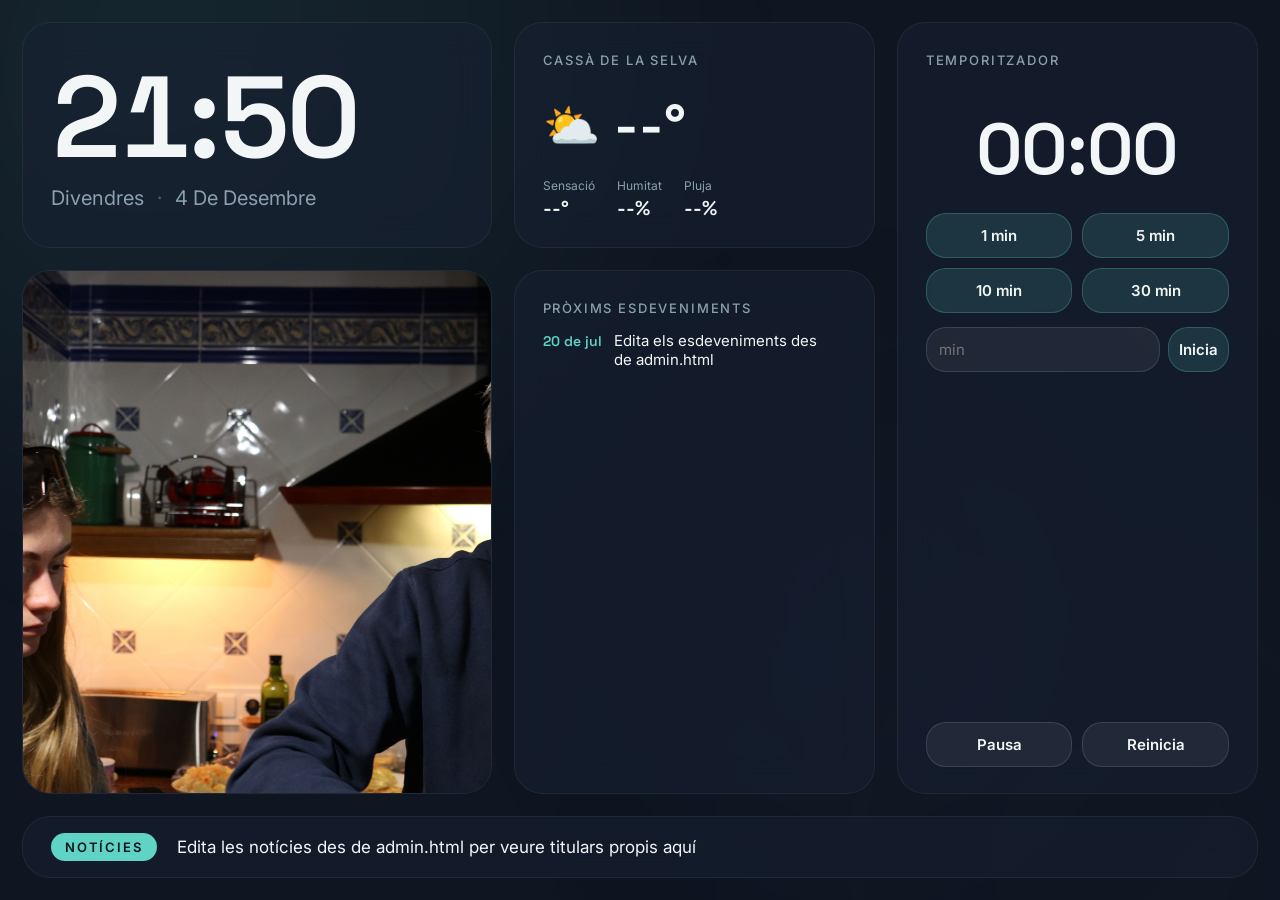
<file: index.html>
<!DOCTYPE html>
<html lang="ca">
<head>
<meta charset="UTF-8">
<meta name="viewport" content="width=device-width, initial-scale=1.0, user-scalable=no, viewport-fit=cover">
<title>Bathroom Smart Dashboard</title>

<link rel="preconnect" href="https://fonts.googleapis.com">
<link rel="preconnect" href="https://fonts.gstatic.com" crossorigin>
<link href="https://fonts.googleapis.com/css2?family=Space+Grotesk:wght@400;500;600;700&family=Inter:wght@400;500;600&display=swap" rel="stylesheet">

<link rel="stylesheet" href="css/style.css">
</head>
<body>

  <!-- Fons dinàmic: capes d'"ones" ambientals que canvien segons l'hora / el temps -->
  <div id="ambient-bg" aria-hidden="true">
    <div class="ripple ripple-a"></div>
    <div class="ripple ripple-b"></div>
    <div class="ripple ripple-c"></div>
    <div class="grain"></div>
  </div>

  <main id="dashboard">

    <!-- ============ CAPÇALERA: Rellotge ============ -->
    <section id="widget-clock" class="widget widget-clock" data-widget="clock">
      <div class="clock-time" id="clock-time">--:--</div>
      <div class="clock-meta">
        <span id="clock-weekday">—</span>
        <span class="dot">·</span>
        <span id="clock-date">—</span>
      </div>
    </section>

    <!-- ============ TEMPS EXTERIOR ============ -->
    <section id="widget-weather" class="widget widget-weather" data-widget="weather">
      <header class="widget-header">
        <span class="widget-eyebrow" id="weather-place">Exterior</span>
      </header>
      <div class="weather-main">
        <div class="weather-icon" id="weather-icon">⛅</div>
        <div class="weather-temp" id="weather-temp">--°</div>
      </div>
      <div class="weather-details">
        <div class="weather-stat">
          <span class="stat-label">Sensació</span>
          <span class="stat-value" id="weather-feels">--°</span>
        </div>
        <div class="weather-stat">
          <span class="stat-label">Humitat</span>
          <span class="stat-value" id="weather-humidity">--%</span>
        </div>
        <div class="weather-stat">
          <span class="stat-label">Pluja</span>
          <span class="stat-value" id="weather-rain">--%</span>
        </div>
      </div>
    </section>

    <!-- ============ TEMPORITZADOR · columna dreta (l'únic widget interactiu) ============ -->
    <section id="widget-timer" class="widget widget-timer" data-widget="timer">
      <header class="widget-header">
        <span class="widget-eyebrow">Temporitzador</span>
      </header>

      <div class="timer-display" id="timer-display">00:00</div>

      <div class="timer-presets">
        <button class="timer-btn" data-minutes="1">1 min</button>
        <button class="timer-btn" data-minutes="5">5 min</button>
        <button class="timer-btn" data-minutes="10">10 min</button>
        <button class="timer-btn" data-minutes="30">30 min</button>
      </div>

      <div class="timer-custom">
        <input type="number" id="timer-custom-input" min="1" max="180" placeholder="min">
        <button class="timer-btn timer-btn-custom" id="timer-custom-start">Inicia</button>
      </div>

      <div class="timer-controls">
        <button class="timer-btn timer-btn-secondary" id="timer-pause">Pausa</button>
        <button class="timer-btn timer-btn-secondary" id="timer-reset">Reinicia</button>
      </div>

      <audio id="timer-alarm-audio" src="assets/ringtonebath.mp3" preload="auto"></audio>
    </section>

    <!-- ============ CALENDARI ============ -->
    <section id="widget-calendar" class="widget widget-calendar" data-widget="calendar">
      <header class="widget-header">
        <span class="widget-eyebrow">Pròxims esdeveniments</span>
      </header>
      <ul class="calendar-list" id="calendar-list">
        <!-- generat per calendar.js -->
      </ul>
    </section>

    <!-- ============ FOTOGRAFIES · principal ============ -->
    <section id="widget-photos" class="widget widget-photos" data-widget="photos">
      <div class="photo-frame">
        <div id="photo-current" class="photo-layer photo-visible"></div>
        <div id="photo-next" class="photo-layer"></div>
      </div>
    </section>

    <!-- ============ NOTÍCIES (tira inferior) ============ -->
    <section id="widget-news" class="widget widget-news" data-widget="news">
      <span class="news-eyebrow">Notícies</span>
      <div class="news-track">
        <span id="news-headline">Carregant titulars…</span>
      </div>
    </section>

  </main>

  <!-- Ordre de càrrega: config i repo primer, app.js al final ho orquestra tot -->
  <script src="js/config.js"></script>
  <script src="js/repo.js"></script>
  <script src="js/clock.js"></script>
  <script src="js/weather.js"></script>
  <script src="js/calendar.js"></script>
  <script src="js/photos.js"></script>
  <script src="js/news.js"></script>
  <script src="js/timer.js"></script>
  <script src="js/app.js"></script>
</body>
</html>
</file>
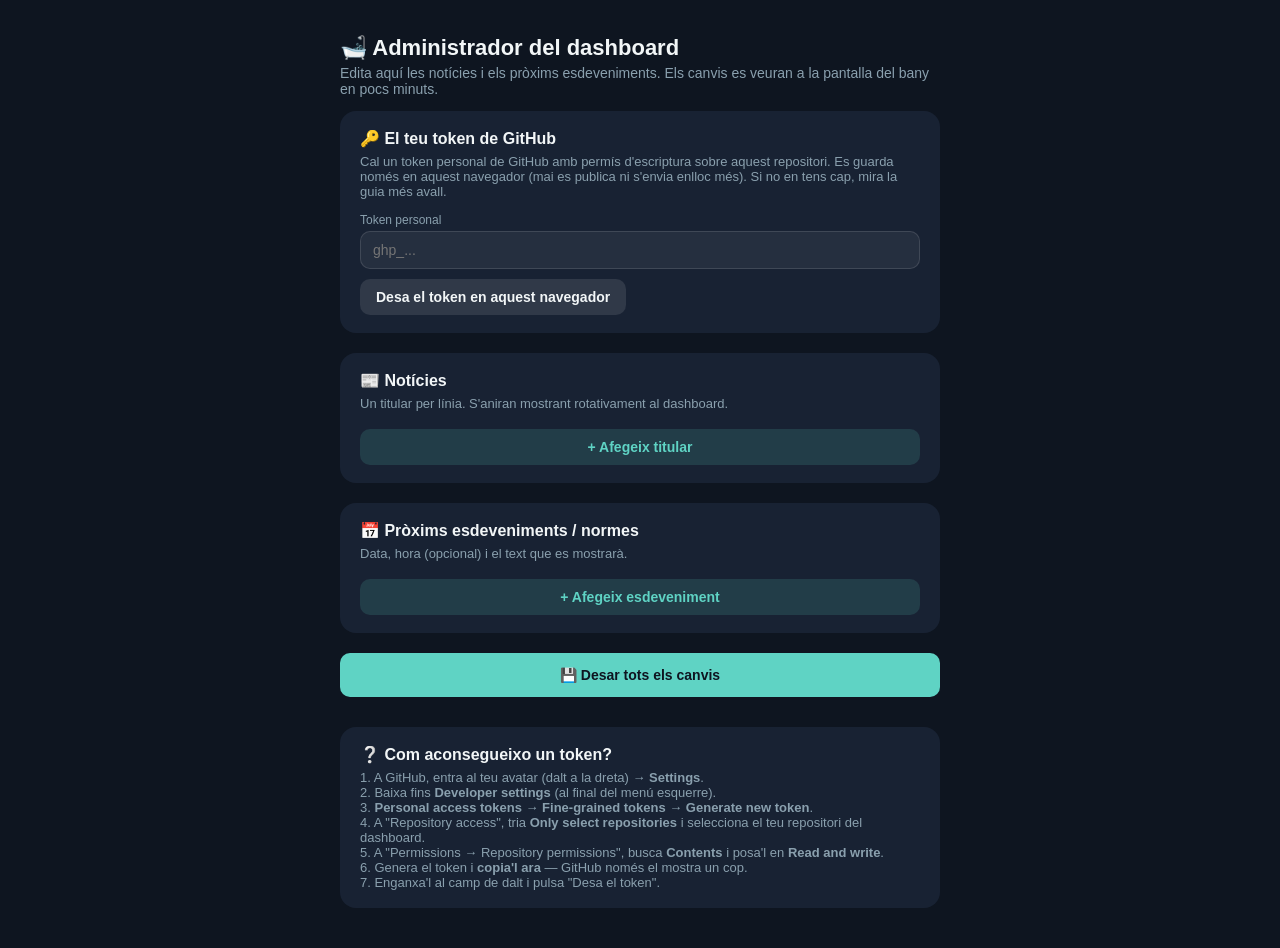
<file: admin.html>
<!DOCTYPE html>
<html lang="ca">
<head>
<meta charset="UTF-8">
<meta name="viewport" content="width=device-width, initial-scale=1.0">
<title>Administrador — Bathroom Smart Dashboard</title>
<style>
  :root{
    --ink: #0e1520;
    --mist: #182233;
    --foam: #f2f6f7;
    --slate: #8aa0ae;
    --aqua: #5fd3c4;
    --danger: #e2665a;
    --radius: 16px;
  }
  *{ box-sizing: border-box; }
  body{
    margin: 0;
    background: var(--ink);
    color: var(--foam);
    font-family: 'Inter', 'Segoe UI', sans-serif;
    padding: 20px;
    max-width: 640px;
    margin-inline: auto;
  }
  h1{ font-size: 22px; margin-bottom: 4px; }
  p.subtitle{ color: var(--slate); margin-top: 0; font-size: 14px; }
  section{
    background: var(--mist);
    border-radius: var(--radius);
    padding: 18px 20px;
    margin-bottom: 20px;
  }
  section h2{ font-size: 16px; margin: 0 0 6px; }
  section p.help{ color: var(--slate); font-size: 13px; margin: 0 0 14px; }
  label{ display:block; font-size: 12px; color: var(--slate); margin-bottom: 4px; }
  input[type=password], input[type=text], input[type=date], input[type=time]{
    width: 100%;
    background: rgba(255,255,255,0.06);
    border: 1px solid rgba(255,255,255,0.12);
    color: var(--foam);
    border-radius: 10px;
    padding: 10px 12px;
    font-size: 14px;
    margin-bottom: 10px;
  }
  .row{
    display: flex;
    gap: 8px;
    align-items: flex-end;
    margin-bottom: 10px;
    flex-wrap: wrap;
  }
  .row .field{ flex: 1; min-width: 120px; margin-bottom: 0; }
  .row input{ margin-bottom: 0; }
  button{
    font-family: inherit;
    font-size: 14px;
    font-weight: 600;
    border: none;
    border-radius: 10px;
    padding: 10px 16px;
    cursor: pointer;
  }
  .btn-primary{ background: var(--aqua); color: var(--ink); }
  .btn-secondary{ background: rgba(255,255,255,0.1); color: var(--foam); }
  .btn-danger{ background: transparent; color: var(--danger); padding: 8px 10px; }
  .btn-add{ background: rgba(95,211,196,0.15); color: var(--aqua); width: 100%; margin-top: 4px; }
  #status{
    font-size: 14px;
    margin-top: 10px;
    padding: 10px 12px;
    border-radius: 10px;
    display: none;
  }
  #status.ok{ display:block; background: rgba(95,211,196,0.15); color: var(--aqua); }
  #status.error{ display:block; background: rgba(226,102,90,0.15); color: var(--danger); }
</style>
</head>
<body>

  <h1>🛁 Administrador del dashboard</h1>
  <p class="subtitle">Edita aquí les notícies i els pròxims esdeveniments. Els canvis es veuran a la pantalla del bany en pocs minuts.</p>

  <section>
    <h2>🔑 El teu token de GitHub</h2>
    <p class="help">
      Cal un token personal de GitHub amb permís d'escriptura sobre aquest
      repositori. Es guarda només en aquest navegador (mai es publica ni
      s'envia enlloc més). Si no en tens cap, mira la guia més avall.
    </p>
    <label for="token">Token personal</label>
    <input type="password" id="token" placeholder="ghp_..." autocomplete="off">
    <button class="btn-secondary" onclick="guardarToken()">Desa el token en aquest navegador</button>
  </section>

  <section>
    <h2>📰 Notícies</h2>
    <p class="help">Un titular per línia. S'aniran mostrant rotativament al dashboard.</p>
    <div id="news-rows"></div>
    <button class="btn-add" onclick="afegeixNoticia()">+ Afegeix titular</button>
  </section>

  <section>
    <h2>📅 Pròxims esdeveniments / normes</h2>
    <p class="help">Data, hora (opcional) i el text que es mostrarà.</p>
    <div id="events-rows"></div>
    <button class="btn-add" onclick="afegeixEsdeveniment()">+ Afegeix esdeveniment</button>
  </section>

  <button class="btn-primary" style="width:100%; padding: 14px;" onclick="desarTot()">💾 Desar tots els canvis</button>
  <div id="status"></div>

  <section style="margin-top: 30px;">
    <h2>❔ Com aconsegueixo un token?</h2>
    <p class="help" style="margin-bottom:0;">
      1. A GitHub, entra al teu avatar (dalt a la dreta) → <strong>Settings</strong>.<br>
      2. Baixa fins <strong>Developer settings</strong> (al final del menú esquerre).<br>
      3. <strong>Personal access tokens → Fine-grained tokens → Generate new token</strong>.<br>
      4. A "Repository access", tria <strong>Only select repositories</strong> i selecciona el teu repositori del dashboard.<br>
      5. A "Permissions → Repository permissions", busca <strong>Contents</strong> i posa'l en <strong>Read and write</strong>.<br>
      6. Genera el token i <strong>copia'l ara</strong> — GitHub només el mostra un cop.<br>
      7. Enganxa'l al camp de dalt i pulsa "Desa el token".
    </p>
  </section>

  <script src="js/repo.js"></script>
  <script>
    const TOKEN_KEY = 'gh_admin_token';

    function mostrarEstat(missatge, tipus){
      const el = document.getElementById('status');
      el.textContent = missatge;
      el.className = tipus;
    }

    function guardarToken(){
      const token = document.getElementById('token').value.trim();
      if (!token){ mostrarEstat('Escriu primer un token.', 'error'); return; }
      localStorage.setItem(TOKEN_KEY, token);
      mostrarEstat('Token desat en aquest navegador.', 'ok');
    }

    function getToken(){
      return localStorage.getItem(TOKEN_KEY) || document.getElementById('token').value.trim();
    }

    // ---------------- Notícies ----------------
    function afegeixNoticia(text = ''){
      const container = document.getElementById('news-rows');
      const row = document.createElement('div');
      row.className = 'row';
      row.innerHTML = `
        <div class="field">
          <input type="text" placeholder="Titular..." value="${text.replace(/"/g, '&quot;')}">
        </div>
        <button class="btn-danger" onclick="this.parentElement.remove()">✕</button>
      `;
      container.appendChild(row);
    }

    function llegirNoticies(){
      const rows = document.querySelectorAll('#news-rows .row');
      const items = [];
      rows.forEach(row => {
        const val = row.querySelector('input').value.trim();
        if (val) items.push({ title: val });
      });
      return items;
    }

    // ---------------- Esdeveniments ----------------
    function afegeixEsdeveniment(data = { title: '', date: '', time: '' }){
      const container = document.getElementById('events-rows');
      const row = document.createElement('div');
      row.className = 'row';
      row.innerHTML = `
        <div class="field">
          <label>Text</label>
          <input type="text" class="ev-title" value="${(data.title || '').replace(/"/g, '&quot;')}">
        </div>
        <div class="field" style="max-width:140px;">
          <label>Data</label>
          <input type="date" class="ev-date" value="${data.date || ''}">
        </div>
        <div class="field" style="max-width:110px;">
          <label>Hora</label>
          <input type="time" class="ev-time" value="${data.time || ''}">
        </div>
        <button class="btn-danger" onclick="this.parentElement.remove()">✕</button>
      `;
      container.appendChild(row);
    }

    function llegirEsdeveniments(){
      const rows = document.querySelectorAll('#events-rows .row');
      const items = [];
      rows.forEach(row => {
        const title = row.querySelector('.ev-title').value.trim();
        const date = row.querySelector('.ev-date').value;
        const time = row.querySelector('.ev-time').value;
        if (title && date) items.push({ title, date, time });
      });
      return items;
    }

    // ---------------- Desar ----------------
    async function desarTot(){
      const token = getToken();
      if (!token){ mostrarEstat('Cal un token per poder desar canvis.', 'error'); return; }

      mostrarEstat('Desant canvis…', 'ok');
      try {
        await window.RepoAccess.writeJsonFile(
          window.DASHBOARD_CONFIG_PATHS.news,
          llegirNoticies(),
          token,
          'Actualitza notícies des de admin.html'
        );
        await window.RepoAccess.writeJsonFile(
          window.DASHBOARD_CONFIG_PATHS.events,
          llegirEsdeveniments(),
          token,
          'Actualitza esdeveniments des de admin.html'
        );
        mostrarEstat('✅ Canvis desats correctament. Es veuran al dashboard en pocs minuts.', 'ok');
      } catch (err){
        console.error(err);
        mostrarEstat('❌ Error en desar: ' + err.message, 'error');
      }
    }

    // ---------------- Càrrega inicial ----------------
    window.DASHBOARD_CONFIG_PATHS = {
      news: 'data/noticies.json',
      events: 'data/esdeveniments.json'
    };

    async function carregarActual(){
      document.getElementById('token').value = '';
      const tokenGuardat = localStorage.getItem(TOKEN_KEY);
      if (tokenGuardat) mostrarEstat('Ja tens un token desat en aquest navegador.', 'ok');

      try {
        const noticies = await window.RepoAccess.readJsonFile(window.DASHBOARD_CONFIG_PATHS.news);
        (noticies || []).forEach(n => afegeixNoticia(n.title));
      } catch (err){
        console.warn('No s\'han pogut carregar les notícies actuals', err);
      }

      try {
        const esdeveniments = await window.RepoAccess.readJsonFile(window.DASHBOARD_CONFIG_PATHS.events);
        (esdeveniments || []).forEach(afegeixEsdeveniment);
      } catch (err){
        console.warn('No s\'han pogut carregar els esdeveniments actuals', err);
      }
    }

    carregarActual();
  </script>
</body>
</html>
</file>
<file: css/style.css>
/* =========================================================================
   BATHROOM SMART DASHBOARD — style.css
   -------------------------------------------------------------------------
   Direcció de disseny: "mirall d'aigua" — un panell de vidre flotant sobre
   ones ambientals molt lentes que canvien de to segons l'hora del dia i el
   clima exterior (nit/dia/pluja/sol). Inspirat en Nest Hub / Home
   Assistant, però amb una identitat pròpia lligada a l'aigua i al vapor
   d'un bany.
   ========================================================================= */

:root{
  /* --- Paleta ------------------------------------------------------- */
  --ink:        #0e1520;   /* fons base, gairebé negre blavós */
  --mist:       #182233;   /* superfícies / targetes */
  --mist-soft:  rgba(24, 34, 51, 0.55);
  --foam:       #f2f6f7;   /* text principal */
  --slate:      #8aa0ae;   /* text secundari */
  --aqua:       #5fd3c4;   /* accent fred / aigua */
  --amber:      #f2b75c;   /* accent càlid / sol */
  --rain:       #6f93b8;   /* accent pluja */

  /* --- Tipografia ------------------------------------------------------ */
  --font-display: 'Space Grotesk', 'Segoe UI', sans-serif;
  --font-body:    'Inter', 'Segoe UI', sans-serif;

  /* --- Forma ------------------------------------------------------- */
  --radius-lg: 28px;
  --radius-md: 20px;
  --gap: 22px;

  --ease-ambient: cubic-bezier(.37,0,.63,1);
}

*{ box-sizing: border-box; }

html, body{
  margin: 0;
  padding: 0;
  width: 100%;
  height: 100%;
  overflow: hidden;               /* mai hi ha scroll: és una pantalla fixa */
  background: var(--ink);
  color: var(--foam);
  font-family: var(--font-body);
  -webkit-user-select: none;
  user-select: none;
  -webkit-tap-highlight-color: transparent;
}

/* Reduce motion: respectar l'accessibilitat encara que no hi hagi interacció */
@media (prefers-reduced-motion: reduce){
  *{ animation-duration: 0.001ms !important; transition-duration: 0.001ms !important; }
}

/* =========================================================================
   FONS AMBIENTAL — l'element "signatura" del disseny.
   Tres taques de gradient, molt desenfocades, que es mouen a càmera
   lentíssima com ones a l'aigua. app.js canvia les variables de color
   segons l'hora / el clima; el CSS només s'encarrega del moviment.
   ========================================================================= */
#ambient-bg{
  position: fixed;
  inset: 0;
  z-index: 0;
  overflow: hidden;
  background: var(--ink);
  transition: background 4s var(--ease-ambient);
}

.ripple{
  position: absolute;
  width: 70vmax;
  height: 70vmax;
  border-radius: 50%;
  filter: blur(90px);
  opacity: 0.35;
  will-change: transform;
  transition: background 6s var(--ease-ambient), opacity 6s var(--ease-ambient);
}

.ripple-a{
  top: -20vmax;
  left: -10vmax;
  background: radial-gradient(circle at 30% 30%, var(--aqua), transparent 70%);
  animation: drift-a 90s var(--ease-ambient) infinite;
}
.ripple-b{
  bottom: -25vmax;
  right: -15vmax;
  background: radial-gradient(circle at 60% 60%, var(--rain), transparent 70%);
  animation: drift-b 110s var(--ease-ambient) infinite;
}
.ripple-c{
  top: 30vh;
  left: 40vw;
  width: 55vmax;
  height: 55vmax;
  background: radial-gradient(circle at 50% 50%, var(--amber), transparent 70%);
  opacity: 0.16;
  animation: drift-c 130s var(--ease-ambient) infinite;
}

@keyframes drift-a{
  0%,100%{ transform: translate(0,0) scale(1); }
  50%{ transform: translate(6vw, 4vh) scale(1.12); }
}
@keyframes drift-b{
  0%,100%{ transform: translate(0,0) scale(1); }
  50%{ transform: translate(-5vw, -6vh) scale(1.08); }
}
@keyframes drift-c{
  0%,100%{ transform: translate(-4vw, 0) scale(1); }
  50%{ transform: translate(4vw, 5vh) scale(1.15); }
}

.grain{
  position: absolute;
  inset: 0;
  background: repeating-radial-gradient(circle at center, rgba(255,255,255,0.015) 0, transparent 1px);
  background-size: 3px 3px;
  mix-blend-mode: overlay;
}

/* =========================================================================
   DISPOSICIÓ PRINCIPAL — graella estil panell de control
   ========================================================================= */
#dashboard{
  position: relative;
  z-index: 1;
  width: 100vw;
  height: 100vh;
  padding: var(--gap);
  display: grid;
  grid-template-columns: 1.3fr 1fr 1fr;
  grid-template-rows: auto 1fr auto;
  gap: var(--gap);
  grid-template-areas:
    "clock    weather    timer"
    "photos   calendar   timer"
    "news     news       news";
}

.widget{
  background: var(--mist-soft);
  backdrop-filter: blur(18px);
  -webkit-backdrop-filter: blur(18px);
  border: 1px solid rgba(242,246,247,0.06);
  border-radius: var(--radius-lg);
  padding: 26px 28px;
  display: flex;
  flex-direction: column;
  transition: opacity .6s ease;
}

.widget-header{ margin-bottom: 14px; }
.widget-eyebrow{
  font-size: 13px;
  letter-spacing: 0.14em;
  text-transform: uppercase;
  color: var(--slate);
  font-weight: 500;
}

/* --- Rellotge ------------------------------------------------------------ */
.widget-clock{
  grid-area: clock;
  justify-content: center;
  border-radius: var(--radius-lg);
}
.clock-time{
  font-family: var(--font-display);
  font-weight: 600;
  font-size: clamp(64px, 9vw, 128px);
  line-height: 1;
  letter-spacing: -0.02em;
  font-variant-numeric: tabular-nums;
}
.clock-meta{
  margin-top: 10px;
  font-size: 20px;
  color: var(--slate);
  text-transform: capitalize;
}
.clock-meta .dot{ margin: 0 8px; opacity: .5; }

/* --- Temps exterior ---------------------------------------------------- */
.widget-weather{ grid-area: weather; }
.weather-main{
  display: flex;
  align-items: center;
  gap: 14px;
  margin: 6px 0 18px;
}
.weather-icon{ font-size: 46px; line-height: 1; }
.weather-temp{
  font-family: var(--font-display);
  font-size: 56px;
  font-weight: 600;
}
.weather-details{ display: flex; gap: 22px; margin-top: auto; }
.weather-stat{ display: flex; flex-direction: column; gap: 2px; }
.stat-label{ font-size: 12px; color: var(--slate); }
.stat-value{ font-size: 20px; font-weight: 600; font-family: var(--font-display); }

/* --- Calendari ------------------------------------------------------- */
.widget-calendar{ grid-area: calendar; }
.calendar-list{
  list-style: none;
  margin: 0; padding: 0;
  display: flex;
  flex-direction: column;
  gap: 14px;
  overflow: hidden;
}
.calendar-item{
  display: flex;
  align-items: baseline;
  gap: 12px;
  padding-bottom: 12px;
  border-bottom: 1px solid rgba(242,246,247,0.07);
}
.calendar-item:last-child{ border-bottom: none; padding-bottom: 0; }
.calendar-date{
  font-family: var(--font-display);
  font-weight: 600;
  color: var(--aqua);
  font-size: 14px;
  white-space: nowrap;
}
.calendar-title{ font-size: 15px; color: var(--foam); }
.calendar-time{ margin-left: auto; font-size: 13px; color: var(--slate); }

/* --- Fotografies (carrusel principal) -------- */
.widget-photos{
  grid-area: photos;
  padding: 0;
  overflow: hidden;
  position: relative;
  min-height: 160px;
}

.photo-frame{ position: absolute; inset: 0; }
.photo-layer{
  position: absolute;
  inset: 0;
  width: 100%;
  height: 100%;
  background-size: cover;
  background-position: center center;
  background-repeat: no-repeat;
  opacity: 0;
  filter: blur(20px);
  transform: scale(1.05);
  transition: opacity 1.8s ease, filter 1.8s ease, transform 1.8s ease;
}
.photo-layer.photo-visible{
  opacity: 1;
  filter: blur(0);
  transform: scale(1);
}

/* --- Temporitzador (columna dreta, l'únic widget interactiu) ---------- */
.widget-timer{
  grid-area: timer;
  align-items: stretch;
  gap: 14px;
}
.timer-display{
  font-family: var(--font-display);
  font-weight: 600;
  font-size: clamp(48px, 6vw, 72px);
  text-align: center;
  font-variant-numeric: tabular-nums;
  margin: 6px 0 4px;
}
.timer-display.is-ringing{
  color: var(--amber);
  animation: timer-pulse 1s ease-in-out infinite;
}
@keyframes timer-pulse{
  0%, 100%{ opacity: 1; }
  50%{ opacity: 0.4; }
}
.timer-presets{
  display: grid;
  grid-template-columns: 1fr 1fr;
  gap: 10px;
}
.timer-btn{
  font-family: var(--font-body);
  font-size: 15px;
  font-weight: 600;
  color: var(--foam);
  background: rgba(95,211,196,0.14);
  border: 1px solid rgba(95,211,196,0.25);
  border-radius: var(--radius-md);
  padding: 12px 10px;
  cursor: pointer;
  transition: background .2s ease;
}
.timer-btn:active{ background: rgba(95,211,196,0.3); }
.timer-btn-secondary{
  background: rgba(255,255,255,0.06);
  border-color: rgba(255,255,255,0.12);
}
.timer-btn-secondary:active{ background: rgba(255,255,255,0.14); }
.timer-custom{
  display: flex;
  gap: 8px;
}
.timer-custom input{
  width: 100%;
  background: rgba(255,255,255,0.06);
  border: 1px solid rgba(255,255,255,0.12);
  color: var(--foam);
  border-radius: var(--radius-md);
  padding: 10px 12px;
  font-size: 15px;
  font-family: var(--font-body);
}
.timer-controls{
  display: flex;
  gap: 10px;
  margin-top: auto;
}
.timer-controls .timer-btn{ flex: 1; }

/* --- Notícies (tira) --------------------------------------------------- */
.widget-news{
  grid-area: news;
  flex-direction: row;
  align-items: center;
  gap: 20px;
  padding: 16px 28px;
}
.news-eyebrow{
  font-size: 13px;
  letter-spacing: 0.14em;
  text-transform: uppercase;
  color: var(--ink);
  background: var(--aqua);
  padding: 6px 14px;
  border-radius: 999px;
  font-weight: 600;
  flex-shrink: 0;
}
.news-track{ overflow: hidden; flex: 1; }
#news-headline{
  display: inline-block;
  font-size: 17px;
  color: var(--foam);
  animation: news-fade 0.6s ease;
}
@keyframes news-fade{
  from{ opacity: 0; transform: translateY(6px); }
  to{ opacity: 1; transform: translateY(0); }
}

/* Widget desactivat des de config.js: no ocupa espai ni memòria */
.widget-hidden{ display: none !important; }

/* =========================================================================
   RESPONSIVE — per si el dashboard es visualitza en tablets més petites
   ========================================================================= */
@media (max-width: 900px){
  #dashboard{
    grid-template-columns: 1fr 1fr;
    grid-template-areas:
      "clock      clock"
      "weather    timer"
      "photos     calendar"
      "news       news";
  }
  .clock-time{ font-size: clamp(48px, 12vw, 80px); }
}
</file>
